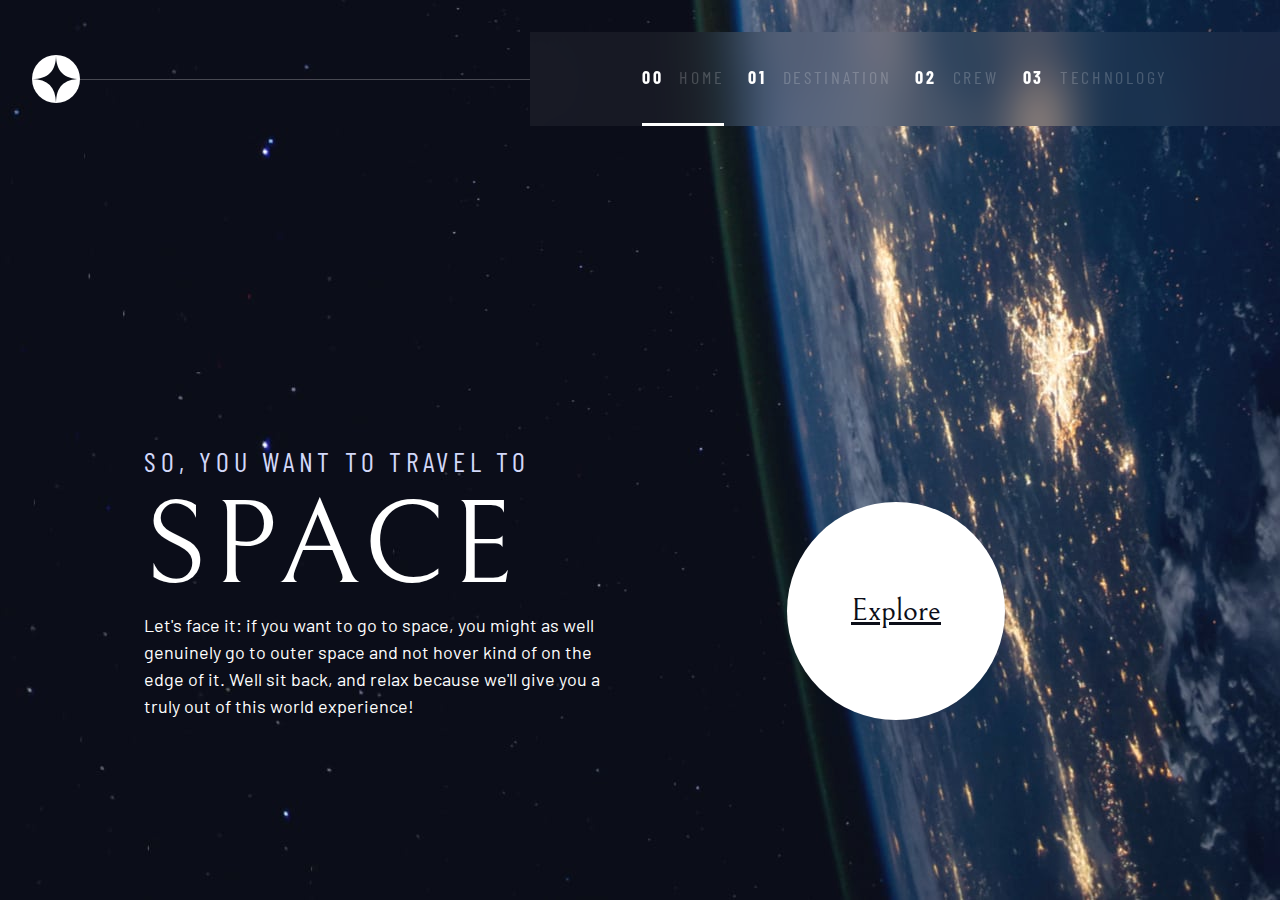
<file: starter-code/index.html>
<!DOCTYPE html>
<html lang="en">
<head>
  <meta charset="UTF-8">
  <meta name="viewport" content="width=device-width, initial-scale=1.0">

  <link rel="icon" type="image/png" sizes="32x32" href="./assets/favicon-32x32.png">
  <link rel="preconnect" href="https://fonts.googleapis.com">
  <link rel="preconnect" href="https://fonts.gstatic.com" crossorigin>
  <link href="https://fonts.googleapis.com/css2?family=Barlow+Condensed:wght@400;700&family=Barlow:wght@400;700&family=Bellefair&display=swap" rel="stylesheet">
 <link rel="stylesheet" href="index.css">
 <script src="navigation.js" defer></script>
  
  <title>Frontend Mentor | Space tourism website</title>
</head>
<body class="home">
  <a class="skip-to-content" href="#main"> Skip to content</a>
<header class="primary-header flex">
  <div>
    <img src="./assets/shared/logo.svg" alt="space tourism logo" class="logo">
  </div>
   <button class="mobile-nav-toggle" aria-controls="primary-navigation"><span class="sr-only" aria-expanded="false">Menu</span></button>
    <nav>
        <ul id= "primary-navigation" data-visible= false class="primary-navigation underline-indicators flex">
            <li class="active"><a class="uppercase letter-spacing-2 ff-sans-cond" href="index.html"><span aria-hidden="true">00</span>Home</a></li>
            <li><a class="uppercase letter-spacing-2 ff-sans-cond"  href="destination.html"><span aria-hidden="true">01</span>destination</a></li>
            <li><a  class="uppercase letter-spacing-2 ff-sans-cond" href="crew.html"><span aria-hidden="true">02</span>crew</a></li>
            <li><a  class="uppercase letter-spacing-2 ff-sans-cond" href="technology.html"><span aria-hidden="true">03</span>technology</a></li>
        </ul>
    </nav>
</header>
<main id="main" class="grid-container grid-container--home">
      <div>
        <h1 class="text-light fs-500 ff-sans-cond uppercase letter-spacing-1"> So, you want to travel to <span class=" d-block fs-900 ff-serif text-white">space </span></h1>
        <p> Let's face it: if you want to go to space, you might as well genuinely go to outer space and not hover kind of on the edge of it.
          Well sit back, and relax because we'll give you a truly out of this world experience!</p>
      </div>
    <div>
      <a href="destination.html" class="large-button bg-white ff-serif text-dark"> Explore</a>
    </div>
</main>
</body>
</html>
</file>
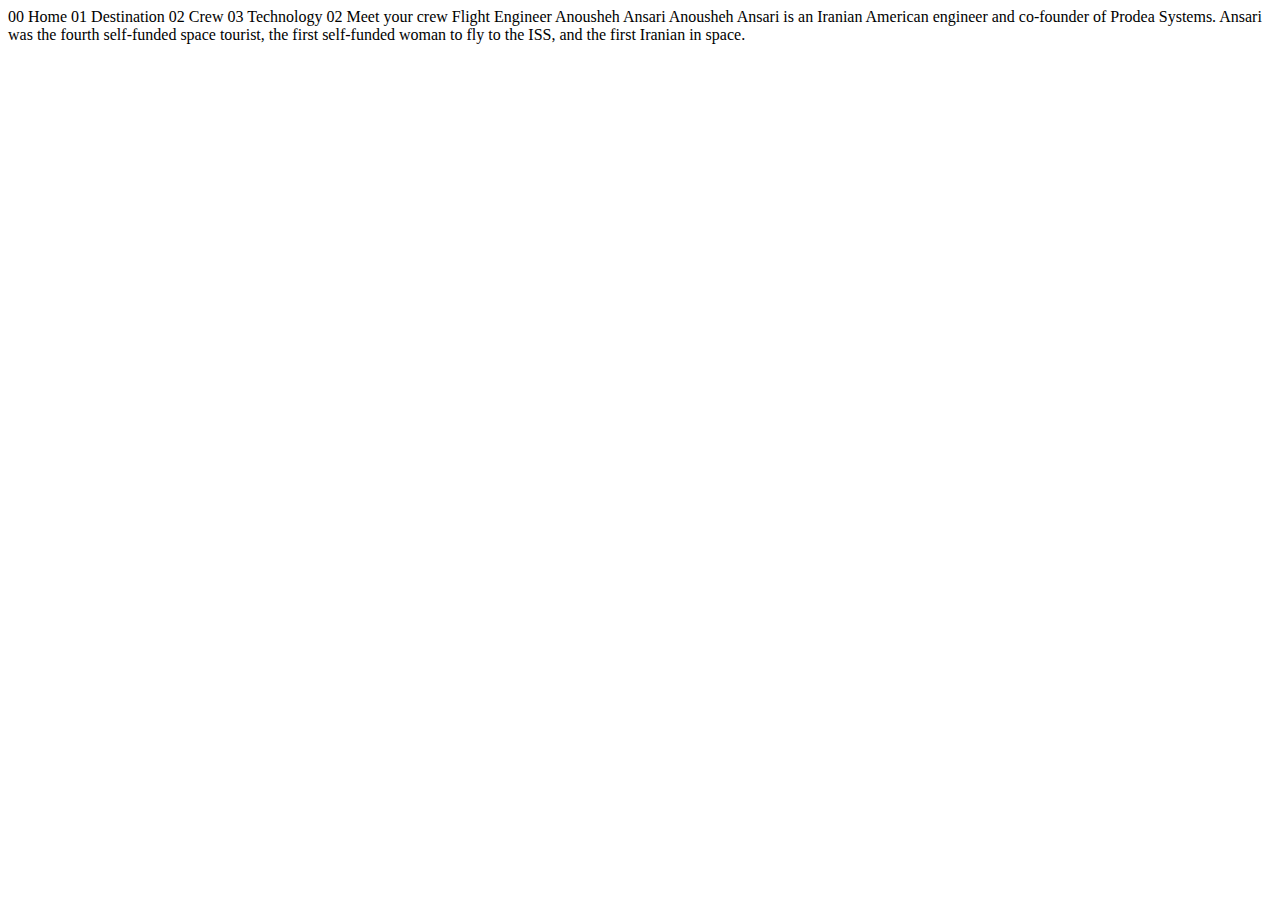
<file: starter-code/crew-engineer.html>
<!DOCTYPE html>
<html lang="en">
<head>
  <meta charset="UTF-8">
  <meta name="viewport" content="width=device-width, initial-scale=1.0">

  <link rel="icon" type="image/png" sizes="32x32" href="./assets/favicon-32x32.png">
  
  <title>Frontend Mentor | Space tourism website</title>
</head>
<body>

  00 Home
  01 Destination
  02 Crew
  03 Technology

  02 Meet your crew

  Flight Engineer
  Anousheh Ansari

  Anousheh Ansari is an Iranian American engineer and co-founder of Prodea Systems. 
  Ansari was the fourth self-funded space tourist, the first self-funded woman to 
  fly to the ISS, and the first Iranian in space. 
</body>
</html>
</file>
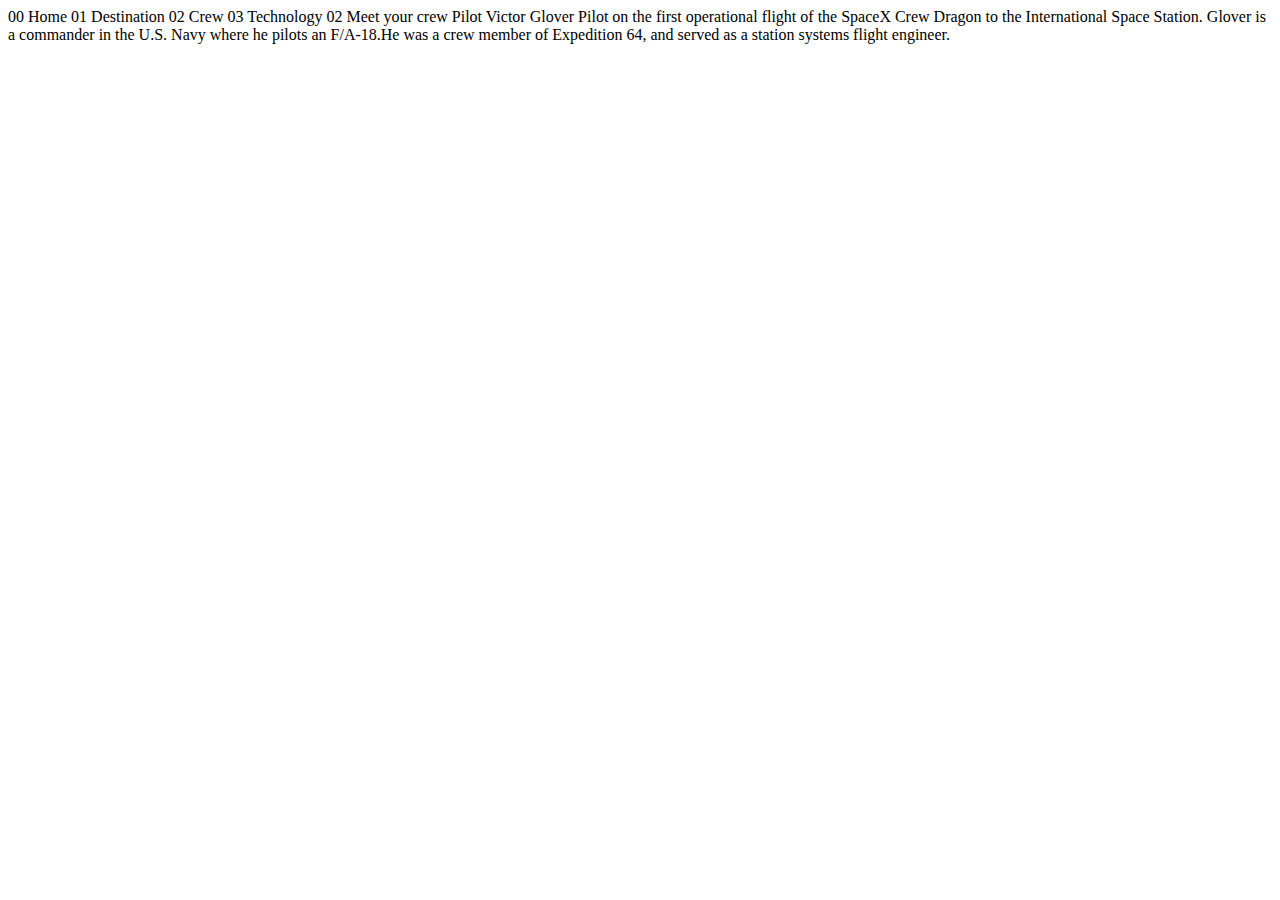
<file: starter-code/crew-pilot.html>
<!DOCTYPE html>
<html lang="en">
<head>
  <meta charset="UTF-8">
  <meta name="viewport" content="width=device-width, initial-scale=1.0">

  <link rel="icon" type="image/png" sizes="32x32" href="./assets/favicon-32x32.png">
  
  <title>Frontend Mentor | Space tourism website</title>
</head>
<body>

  00 Home
  01 Destination
  02 Crew
  03 Technology

  02 Meet your crew

  Pilot
  Victor Glover

  Pilot on the first operational flight of the SpaceX Crew Dragon to the 
  International Space Station. Glover is a commander in the U.S. Navy where 
  he pilots an F/A-18.He was a crew member of Expedition 64, and served as a 
  station systems flight engineer. 
</body>
</html>
</file>
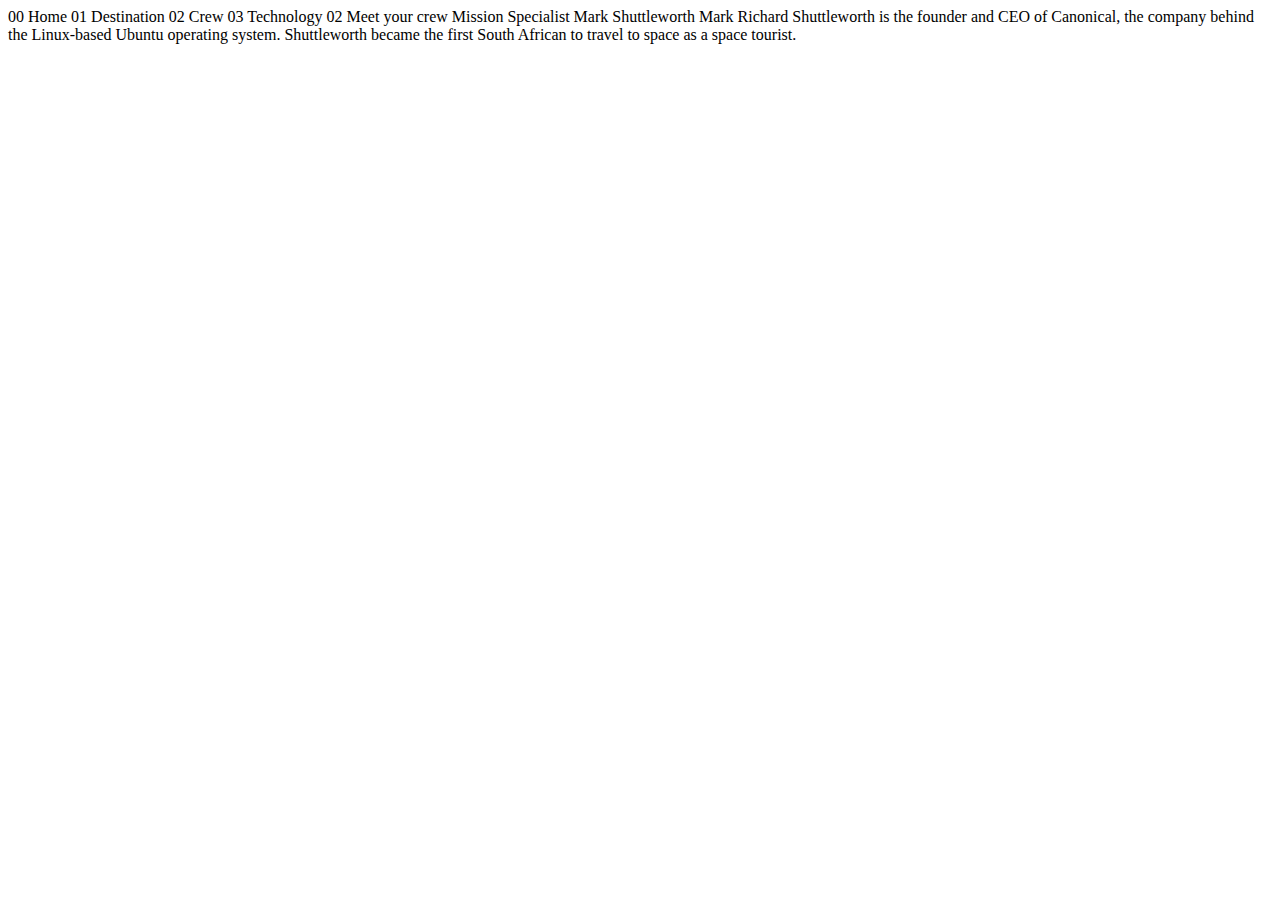
<file: starter-code/crew-specialist.html>
<!DOCTYPE html>
<html lang="en">
<head>
  <meta charset="UTF-8">
  <meta name="viewport" content="width=device-width, initial-scale=1.0">

  <link rel="icon" type="image/png" sizes="32x32" href="./assets/favicon-32x32.png">
  
  <title>Frontend Mentor | Space tourism website</title>
</head>
<body>

  00 Home
  01 Destination
  02 Crew
  03 Technology

  02 Meet your crew

  Mission Specialist
  Mark Shuttleworth

  Mark Richard Shuttleworth is the founder and CEO of Canonical, the company behind 
  the Linux-based Ubuntu operating system. Shuttleworth became the first South 
  African to travel to space as a space tourist.
</body>
</html>
</file>
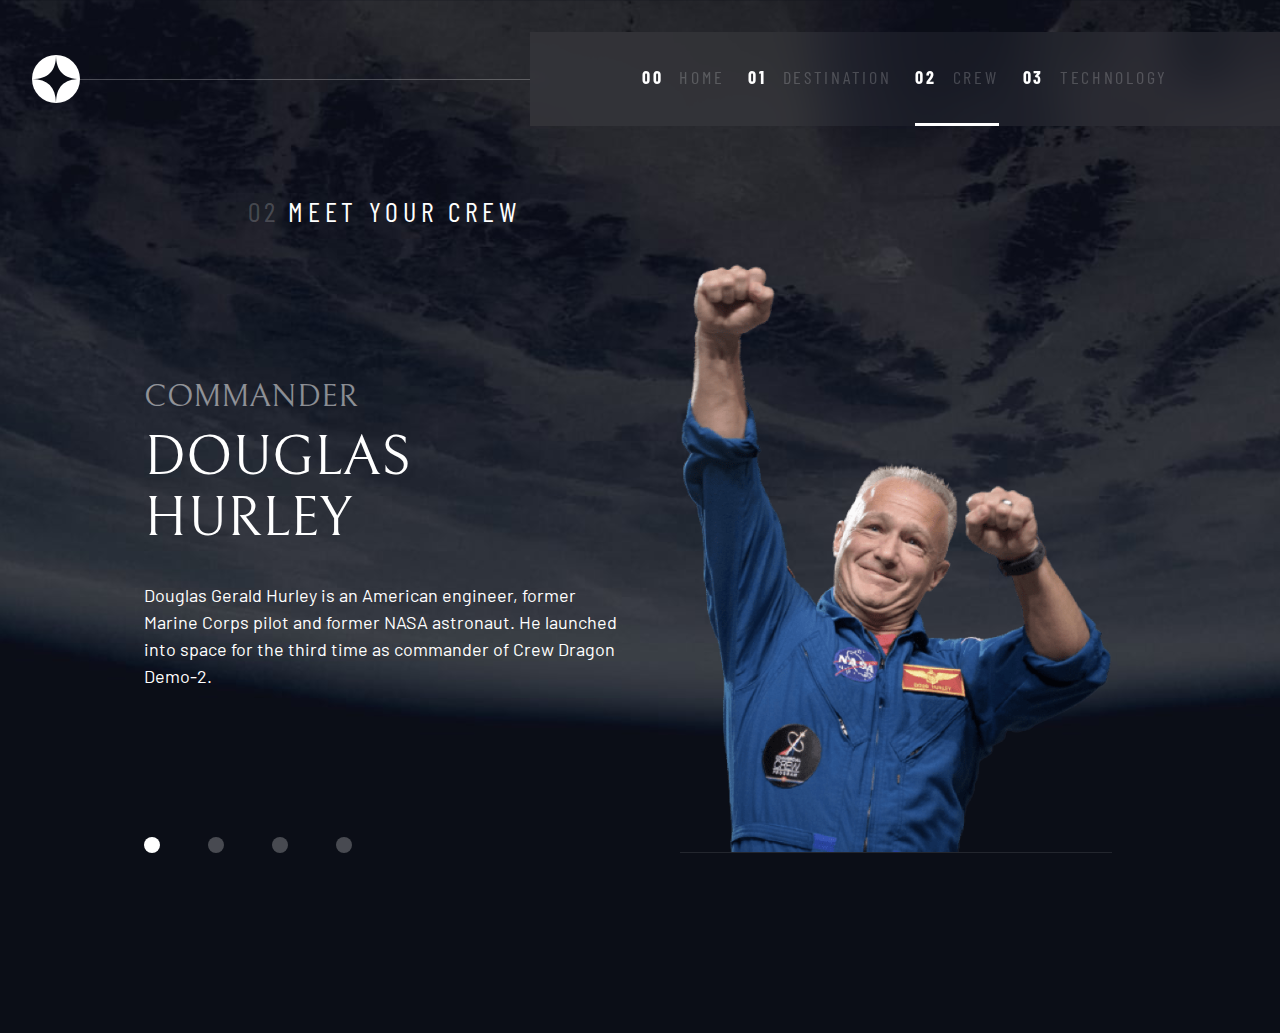
<file: starter-code/crew.html>
<!DOCTYPE html>
<html lang="en">
<head>
  <meta charset="UTF-8">
  <meta name="viewport" content="width=device-width, initial-scale=1.0">

  <link rel="icon" type="image/png" sizes="32x32" href="./assets/favicon-32x32.png">
  <link rel="preconnect" href="https://fonts.googleapis.com">
  <link rel="preconnect" href="https://fonts.gstatic.com" crossorigin>
  <link href="https://fonts.googleapis.com/css2?family=Barlow+Condensed:wght@400;700&family=Barlow:wght@400;700&family=Bellefair&display=swap" rel="stylesheet">
 <link rel="stylesheet" href="index.css">
 <script src="navigation.js" defer></script>
 <script src="tabs.js" defer></script>
  
  <title>Frontend Mentor | Space tourism website</title>
</head>
<body class="crew">
  <a class="skip-to-content" href="#main"> Skip to content</a>
<header class="primary-header flex">
  <div>
    <img src="./assets/shared/logo.svg" alt="space tourism logo" class="logo">
  </div>
   <button class="mobile-nav-toggle" aria-controls="primary-navigation"><span class="sr-only" aria-expanded="false">Menu</span></button>
    <nav>
        <ul id= "primary-navigation" data-visible= false class="primary-navigation underline-indicators flex">
            <li><a class="uppercase letter-spacing-2 ff-sans-cond" href="index.html"><span aria-hidden="true">00</span>Home</a></li>
            <li><a class="uppercase letter-spacing-2 ff-sans-cond"  href="destination.html"><span aria-hidden="true">01</span>destination</a></li>
            <li class="active"><a class="uppercase letter-spacing-2 ff-sans-cond" href="crew.html"><span aria-hidden="true">02</span>crew</a></li>
            <li><a class="uppercase letter-spacing-2 ff-sans-cond" href="technology.html"><span aria-hidden="true">03</span>technology</a></li>
        </ul>
    </nav>
</header>

<main id="main" class="grid-container grid-container--crew flow">
  <h1 class="numbered-title"><span aria-hidden="true">02</span>Meet your crew</h1>

  <div class="tab-list dot-indicators flex" role="tablist" aria-label="crew member list">
    <button aria-selected="true" role="tab" aria-controls="commander-tab" tabindex="0" data-image="commander-image" ><span class="sr-only">The commander</span></button>
    <button aria-selected="false"role="tab" aria-controls="mission-tab" tabindex="-1" data-image="mission-image"><span class="sr-only">The mission specialist</span></button>
    <button aria-selected="false" role="tab" aria-controls="pilot-tab" tabindex="-1" data-image="pilot-image"><span class="sr-only">The pilot</span></button>
    <button aria-selected="false" role="tab" aria-controls="crew-tab" tabindex="-1" data-image="crew-image"><span class="sr-only">The Flight engineer</span></button>
   </div>


   <article class="crew-details flow" tabindex="0" role="tabContent" id="commander-tab" >
    <header class="flow flow-space--small">
      <h2 class="fs-600 ff-serif uppercase"> Commander</h2>
      <p class="fs-700 uppercase ff-serif"> Douglas Hurley</p>
    </header>
    <p>Douglas Gerald Hurley is an American engineer, former Marine Corps pilot 
      and former NASA astronaut. He launched into space for the third time as 
      commander of Crew Dragon Demo-2.</p>
  </article>

  <article hidden class="crew-details flow" tabindex="0" role="tabContent" id="mission-tab">
    <header class="flow flow-space--small">
      <h2 class="fs-600 ff-serif uppercase">  Mission Specialist</h2>
      <p class="fs-700 uppercase ff-serif"> Mark Shuttleworth</p>
    </header>
    <p>Mark Richard Shuttleworth is the founder and CEO of Canonical, the company behind 
      the Linux-based Ubuntu operating system. Shuttleworth became the first South 
      African to travel to space as a space tourist.</p>
  </article>

  <article hidden class="crew-details flow" tabindex="0" role="tabContent" id="pilot-tab">
    <header class="flow flow-space--small">
      <h2 class="fs-600 ff-serif uppercase">  Pilot</h2>
      <p class="fs-700 uppercase ff-serif"> Victor Glover</p>
    </header>
    <p> Pilot on the first operational flight of the SpaceX Crew Dragon to the 
      International Space Station. Glover is a commander in the U.S. Navy where 
      he pilots an F/A-18.He was a crew member of Expedition 64, and served as a 
      station systems flight engineer. </p>
  </article>
  
<article hidden class="crew-details flow" tabindex="0" role="tabContent" id="crew-tab">
  <header class="flow flow-space--small">
    <h2 class="fs-600 ff-serif uppercase">  Flight Engineer </h2>
    <p class="fs-700 uppercase ff-serif">  Anousheh Ansari </p>
  </header>
  <p> Anousheh Ansari is an Iranian American engineer and co-founder of Prodea Systems. 
    Ansari was the fourth self-funded space tourist, the first self-funded woman to 
    fly to the ISS, and the first Iranian in space. </p>
</article>

<div class="img" id="commander-image">
  <img src="./assets/crew/image-douglas-hurley.png" alt="Douglas Hurley">
</div>
<div class="img" id="mission-image" hidden>
  <img src="./assets/crew/image-mark-shuttleworth.png" alt=" Marc shuttleworth">
</div>
<div class="img" id="pilot-image" hidden>
  <img src="./assets/crew/image-victor-glover.png" alt="Victor glover">
</div>
<div class="img" id="crew-image" hidden>
  <img src="./assets/crew/image-anousheh-ansari.png" alt="Anousheh Ansari">
</div>

  </main>
</body>
</html>
</file>
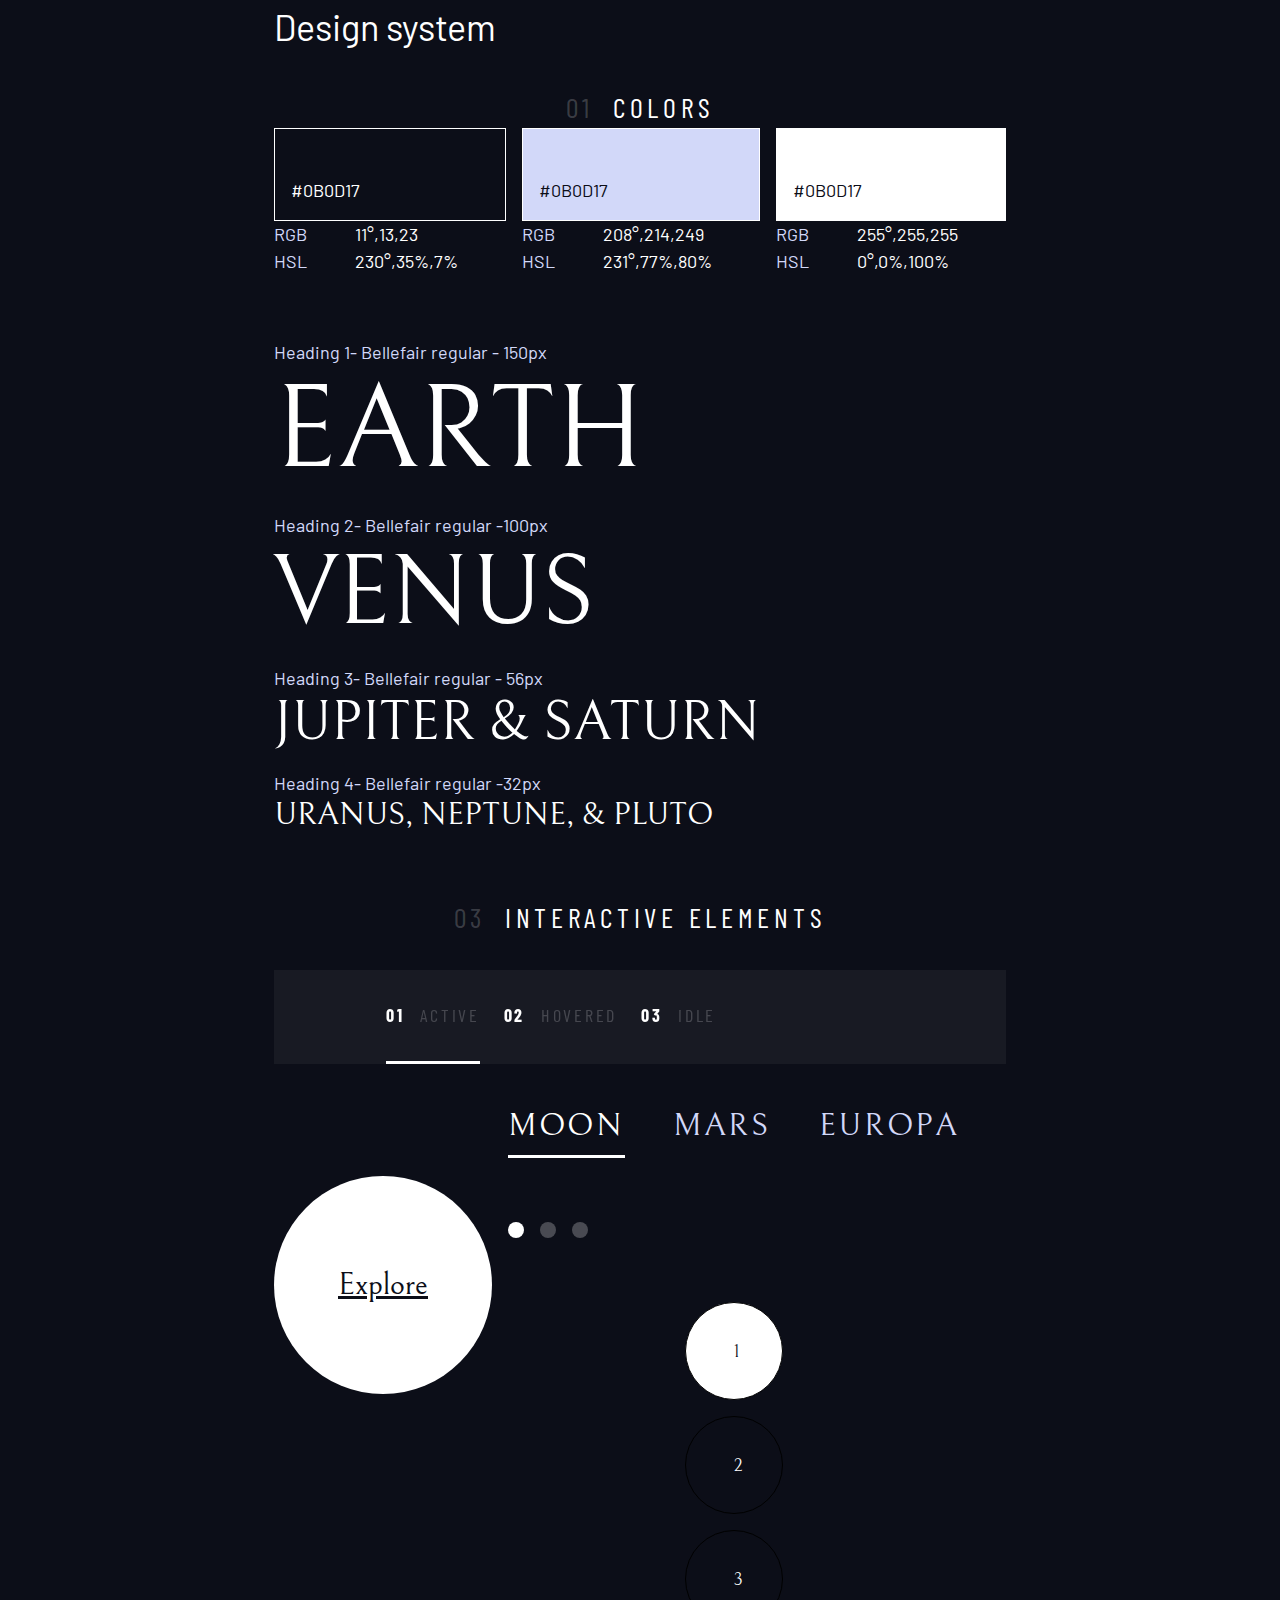
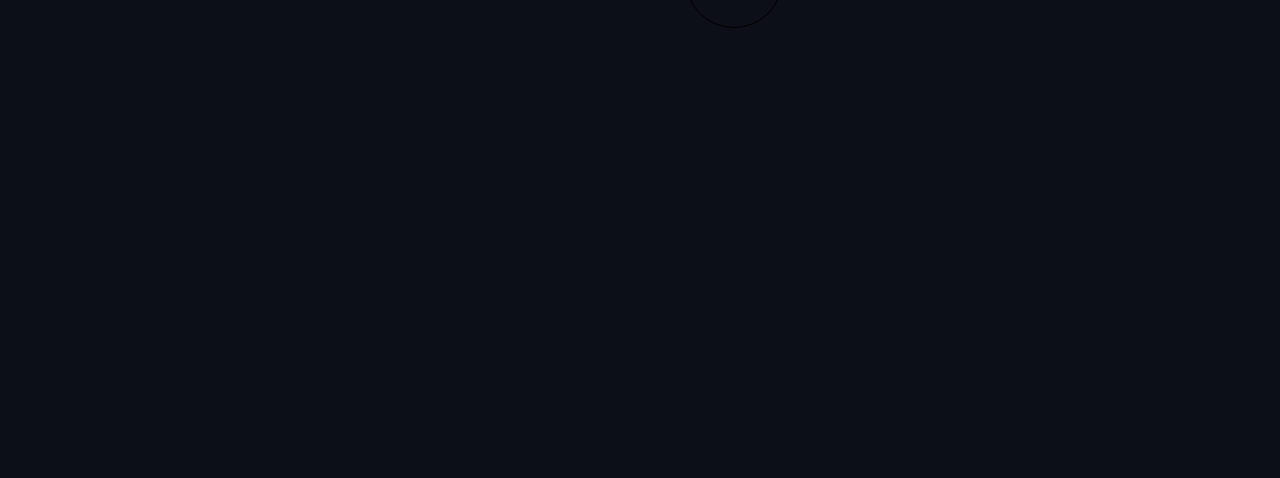
<file: starter-code/design-system.html>
<!DOCTYPE html>
<html lang="en">
<head>
    <meta charset="UTF-8">
    <meta http-equiv="X-UA-Compatible" content="IE=edge">
    <meta name="viewport" content="width=4, initial-scale=1.0">
    <link rel="preconnect" href="https://fonts.googleapis.com">
     <link rel="preconnect" href="https://fonts.gstatic.com" crossorigin>
     <link href="https://fonts.googleapis.com/css2?family=Barlow+Condensed:wght@400;700&family=Barlow:wght@400;700&family=Bellefair&display=swap" rel="stylesheet">
    <link rel="stylesheet" href="index.css">
</head>
<body>
    <div class="container">
      <h1>Design system</h1>
       <section  id='colors'>
         <h2 class="numbered-title"><span>01</span> colors</h2>
         <div class="grid" style="grid-template-columns: auto auto auto">
           <div>
             <div class="bg-dark text-white"style="padding:3rem 1rem 1rem; border: 1px solid white">
               #0B0D17
             </div>
             <p><span class="text-light">RGB</span><span style="padding: 0 3rem;">11&deg,13,23</span></p>
             <P><span class="text-light">HSL</span><span style="padding: 0 3rem;">230&deg,35%,7%</span></P>
             
           </div>
         <div>
           <div class="bg-light text-dark"style="padding:3rem 1rem 1rem; border: 1px solid white">
             #0B0D17
           </div>
           <p><span class="text-light">RGB</span><span style="padding: 0 3rem;">208&deg,214,249</span></p>
           <P><span class="text-light">HSL</span><span style="padding: 0 3rem;">231&deg,77%,80%</span></P>
           
         </div>
         <div>
           <div class="bg-white text-dark"style="padding:3rem 1rem 1rem; border: 1px solid white">
             #0B0D17
           </div>
           <p><span class="text-light uppercase">rgb</span><span style="padding: 0 3rem;">255&deg,255,255</span></p>
           <P><span class="text-light">HSL</span><span style="padding: 0 3rem;">0&deg,0%,100%</span></P>
           
         </div>
       </div>
       </section>

       <section id="typograpgy" style="margin: 4rem 0">
     <div>
         <div class="flow">
             <div>
                 <p class="text-light">Heading 1- Bellefair regular - 150px</p>
                 <p class="fs-900 ff-serif uppercase">Earth</p>
             </div>
             <div>
                <p class="text-light">Heading 2- Bellefair regular -100px</p>
                <p class="fs-800 ff-serif uppercase">Venus</p>
            </div>
            <div>
                <p class="text-light">Heading 3- Bellefair regular - 56px</p>
                <p class="fs-700 ff-serif uppercase">Jupiter & Saturn</p>
            </div>
            <div>
                <p class="text-light">Heading 4- Bellefair regular -32px</p>
                <p class="fs-600 ff-serif uppercase">Uranus, Neptune, & Pluto</p>
            </div>
         </div>
     </div>
    
    </section>
    <section class="flow" id="interactive-elements">
        <h2 class="numbered-title"><span>03</span> Interactive elements</h2>
        <!--navigation-->
           <div>
               <na>
                   <ul class="primary-navigation underline-indicators flex">
                       <li class="active"><a class="uppercase letter-spacing-2" href="#"><span>01</span>Active</a></li>
                       <li><a class="uppercase letter-spacing-2"  href="#"><span>02</span>Hovered</a></li>
                       <li><a  class="uppercase letter-spacing-2" href="#"><span>03</span>Idle</a></li>
                   </ul>
               </na>
           </div>
        <div></div>
        <div class="flex">
            <div style="margin-top: 5rem">
                <!--explore button-->
                <a href="#" class="large-button bg-white ff-serif fs-600 text-dark"> Explore</a>
            </div>

           

            <div class="flow"style="margin-bottom:50vh; --flow-space:4rem">
               <!--Tabs-->
                <div class="tab-list underline-indicators flex">
                    <button aria-selected="true" class=" uppercase text-light letter-spacing-2 ff-serif fs-600">Moon</button>
                    <button aria-selected="false" class="uppercase text-light letter-spacing-2 ff-serif fs-600">Mars</button>
                    <button aria-selected="false" class="uppercase text-light letter-spacing-2 ff-serif fs-600">Europa</button>
                </div>
               <!--Dots-->
               <div class="dot-indicators flex">
                <button aria-selected="true" ><span class="sr-only">Slide</span></button>
                <button aria-selected="false" ><span class="sr-only">Slide</span></button>
                <button aria-selected="false"><span class="sr-only">Slide</span></button>
               </div>

               <!--Numbers-->
               <div class="number-indicators flex" style="flex-direction: column;">
                <button aria-selected="true" ><span class="text-dark ff-serif">1</span></button>
                <button aria-selected="false" ><span class="text-white ff-serif">2</span></button>
                <button aria-selected="false"><span class="text-white ff-serif">3</span></button>
               </div>


            </div>
        </div>
    </section>
    </div>
   </body>
</html>
</file>
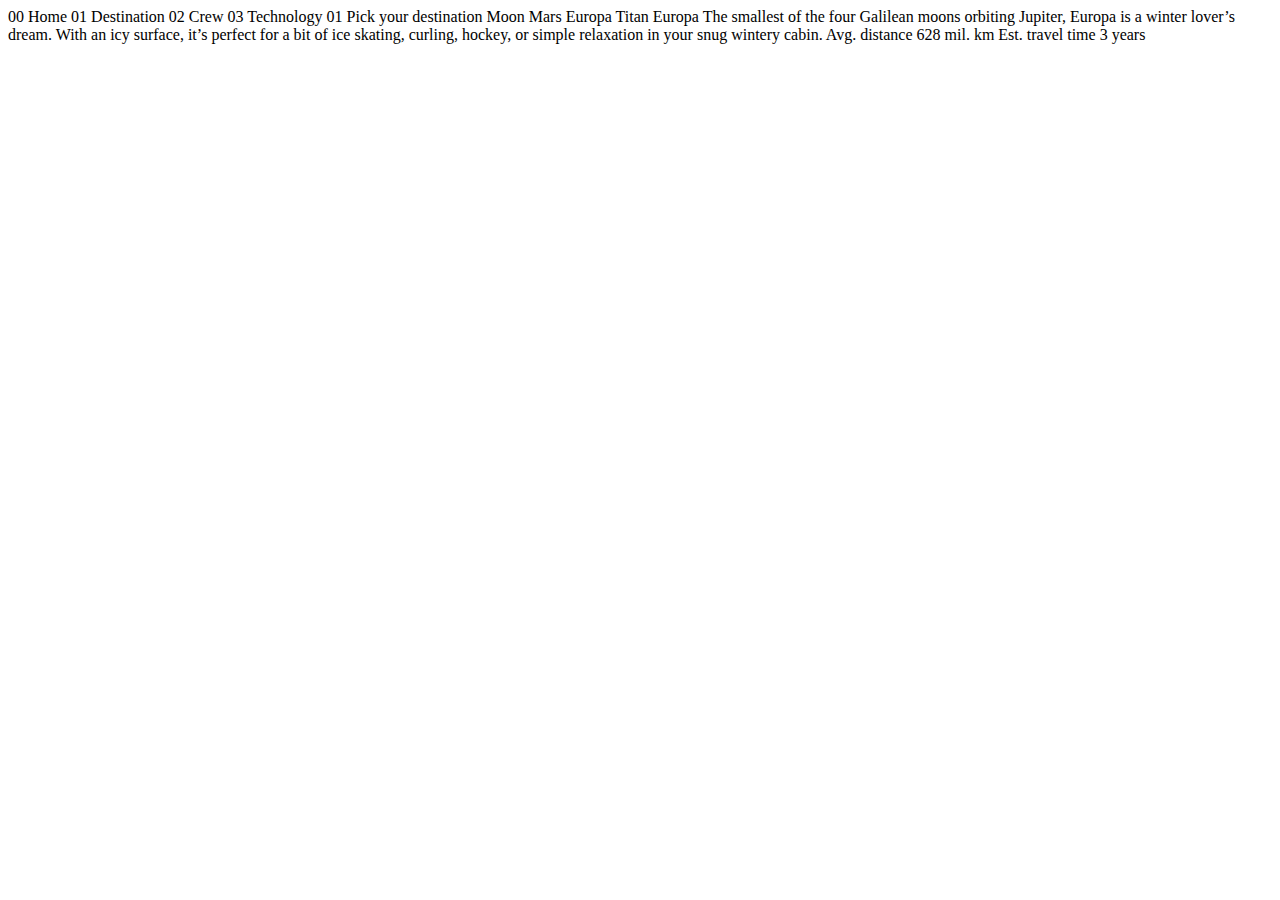
<file: starter-code/destination-europa.html>
<!DOCTYPE html>
<html lang="en">
<head>
  <meta charset="UTF-8">
  <meta name="viewport" content="width=device-width, initial-scale=1.0">

  <link rel="icon" type="image/png" sizes="32x32" href="./assets/favicon-32x32.png">
  
  <title>Frontend Mentor | Space tourism website</title>
</head>
<body>

  00 Home
  01 Destination
  02 Crew
  03 Technology

  01 Pick your destination

  Moon
  Mars
  Europa
  Titan

  Europa

  The smallest of the four Galilean moons orbiting Jupiter, Europa is a 
  winter lover’s dream. With an icy surface, it’s perfect for a bit of 
  ice skating, curling, hockey, or simple relaxation in your snug 
  wintery cabin.

  Avg. distance
  628 mil. km

  Est. travel time
  3 years
</body>
</html>
</file>
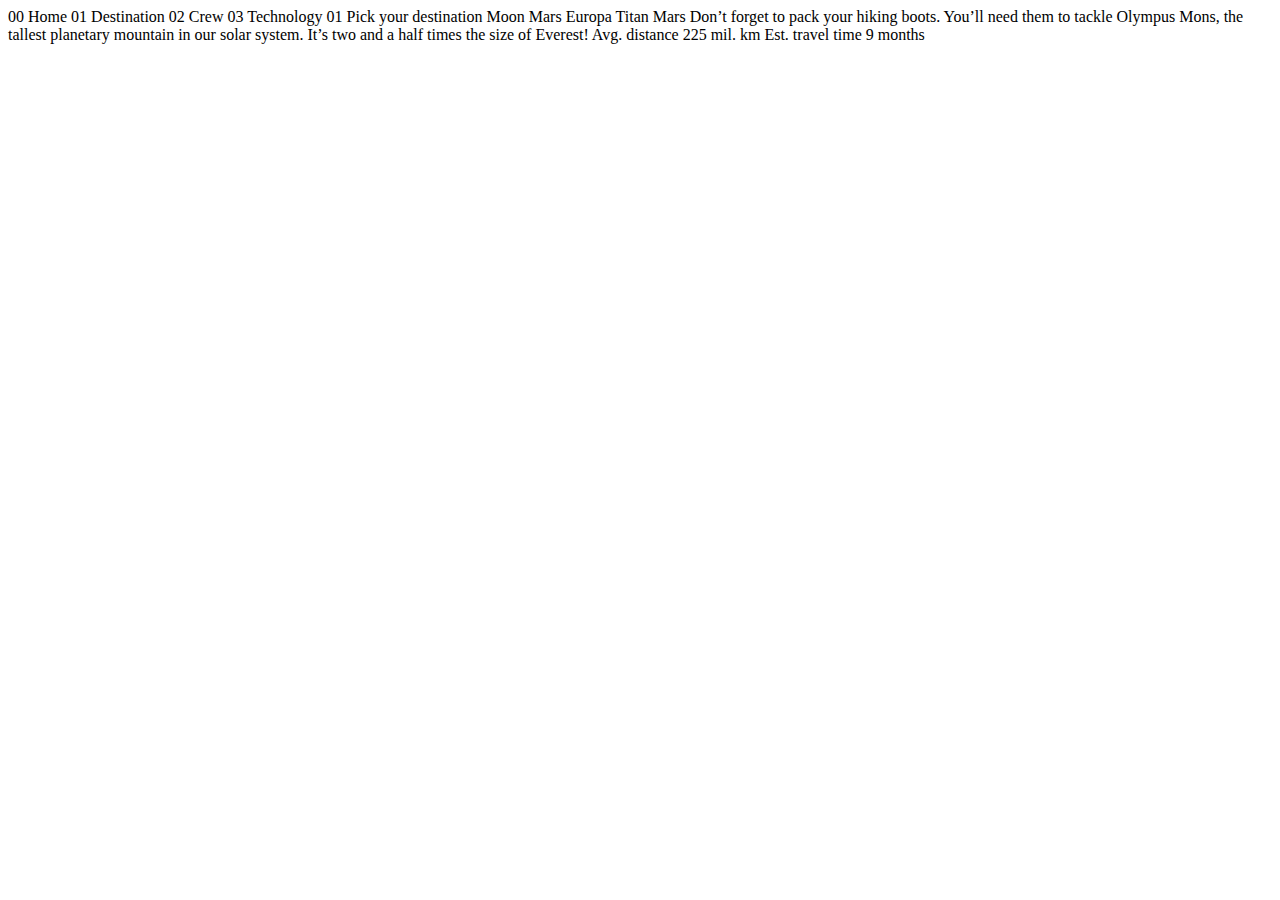
<file: starter-code/destination-mars.html>
<!DOCTYPE html>
<html lang="en">
<head>
  <meta charset="UTF-8">
  <meta name="viewport" content="width=device-width, initial-scale=1.0">

  <link rel="icon" type="image/png" sizes="32x32" href="./assets/favicon-32x32.png">
  
  <title>Frontend Mentor | Space tourism website</title>
</head>
<body>

  00 Home
  01 Destination
  02 Crew
  03 Technology

  01 Pick your destination

  Moon
  Mars
  Europa
  Titan

  Mars

  Don’t forget to pack your hiking boots. You’ll need them to tackle Olympus Mons, 
  the tallest planetary mountain in our solar system. It’s two and a half times 
  the size of Everest!

  Avg. distance
  225 mil. km

  Est. travel time
  9 months
</body>
</html>
</file>
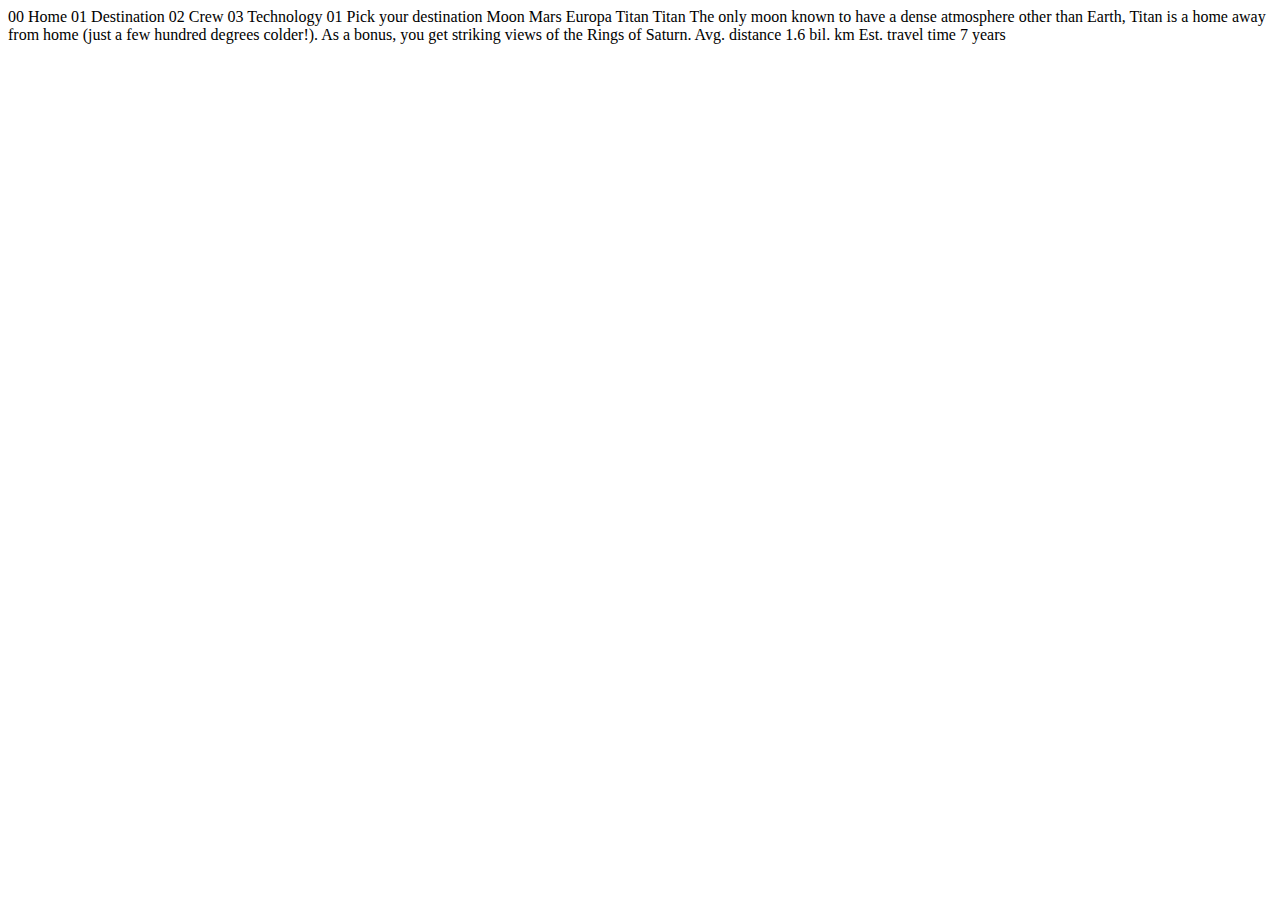
<file: starter-code/destination-titan.html>
<!DOCTYPE html>
<html lang="en">
<head>
  <meta charset="UTF-8">
  <meta name="viewport" content="width=device-width, initial-scale=1.0">

  <link rel="icon" type="image/png" sizes="32x32" href="./assets/favicon-32x32.png">
  
  <title>Frontend Mentor | Space tourism website</title>
</head>
<body>

  00 Home
  01 Destination
  02 Crew
  03 Technology

  01 Pick your destination

  Moon
  Mars
  Europa
  Titan

  Titan

  The only moon known to have a dense atmosphere other than Earth, Titan 
  is a home away from home (just a few hundred degrees colder!). As a 
  bonus, you get striking views of the Rings of Saturn.

  Avg. distance
  1.6 bil. km

  Est. travel time
  7 years
</body>
</html>
</file>
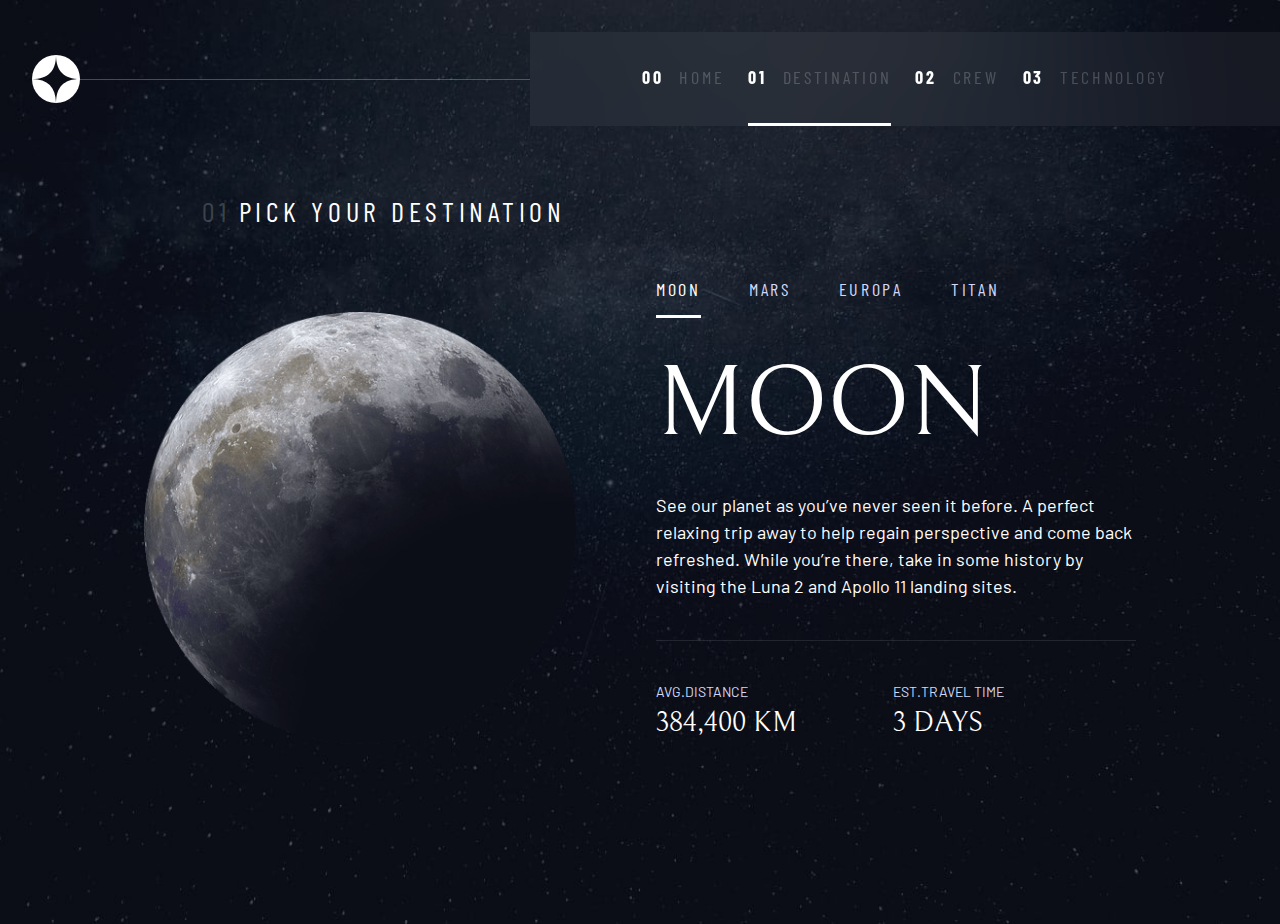
<file: starter-code/destination.html>
<!DOCTYPE html>
<html lang="en">
<head>
  <meta charset="UTF-8">
  <meta name="viewport" content="width=device-width, initial-scale=1.0">

  <link rel="icon" type="image/png" sizes="32x32" href="./assets/favicon-32x32.png">
  <link rel="preconnect" href="https://fonts.googleapis.com">
  <link rel="preconnect" href="https://fonts.gstatic.com" crossorigin>
  <link href="https://fonts.googleapis.com/css2?family=Barlow+Condensed:wght@400;700&family=Barlow:wght@400;700&family=Bellefair&display=swap" rel="stylesheet">
 <link rel="stylesheet" href="index.css">
 <script src="navigation.js" defer></script>
 <script src="tabs.js" defer></script>
  
  <title>Frontend Mentor | Space tourism website</title>
</head>
<body class="destination">
  <a class="skip-to-content" href="#main"> Skip to content</a>
<header class="primary-header flex">
  <div>
    <img src="./assets/shared/logo.svg" alt="space tourism logo" class="logo">
  </div>
   <button class="mobile-nav-toggle" aria-controls="primary-navigation"><span class="sr-only" aria-expanded="false">Menu</span></button>
    <nav>
        <ul id= "primary-navigation" data-visible= false class="primary-navigation underline-indicators flex">
            <li><a class="uppercase letter-spacing-2 ff-sans-cond" href="index.html"><span aria-hidden="true">00</span>Home</a></li>
            <li class="active"><a class="uppercase letter-spacing-2 ff-sans-cond"  href="destination.html"><span aria-hidden="true">01</span>destination</a></li>
            <li><a  class="uppercase letter-spacing-2 ff-sans-cond" href="crew.html"><span aria-hidden="true">02</span>crew</a></li>
            <li><a  class="uppercase letter-spacing-2 ff-sans-cond" href="technology.html"><span aria-hidden="true">03</span>technology</a></li>
        </ul>
    </nav>
</header>

<main id="main" class="grid-container grid-container--destination flow">
 <h1 class="numbered-title"><span aria-hidden="true">01</span>Pick your destination</h1>

  <div class="img"  id="moon-image">
   <img  id="moon-image" src="./assets/destination/image-moon.png" alt="the moon">
  </div>
  <div hidden class="img" id="mars-image">
  <img  src="./assets/destination/image-mars.png" alt="the mars">
  </div>
 <div  hidden class="img" id="europa-image">
  <img   src="./assets/destination/image-europa.png" alt="the europa">
</div>
<div  hidden class="img" id="titan-image">
  <img   src="./assets/destination/image-titan.png" alt="the titan">
</div>




 <div class="tab-list underline-indicators flex" role="tablist" aria-label="destination list">
  <button aria-selected="true" role="tab" aria-controls="moon-tab" class="bg-dark uppercase text-light letter-spacing-2 ff-sans-cond " tabindex="0" data-image="moon-image">Moon</button>
  <button aria-selected="false" role="tab" aria-controls="mars-tab" class="bg-dark uppercase text-light letter-spacing-2 ff-sans-cond " tabindex="-1" data-image="mars-image">Mars</button>
  <button aria-selected="false" role="tab" aria-controls="europa-tab"class="bg-dark uppercase text-light letter-spacing-2 ff-sans-cond "tabindex="-1" data-image="europa-image">Europa</button>
  <button aria-selected="false" role="tab" aria-controls="titan-tab"class="bg-dark uppercase text-light letter-spacing-2 ff-sans-cond "tabindex="-1" data-image="titan-image">Titan</button>
</div>

<!--Moon-->
  <article class="destination-info flow" id="moon-tab" tabindex="0" role="tabContent">
      <h2 class="uppercase fs-800 ff-serif">Moon</h2>
      <p>See our planet as you’ve never seen it before. A perfect relaxing trip away to help 
      regain perspective and come back refreshed. While you’re there, take in some history 
      by visiting the Luna 2 and Apollo 11 landing sites.</p>
    <div class="destination-meta flex">
    <div>
      <h3 class="text-light fs-200 uppercase">Avg.distance</h3>
      <p class="uppercase ff-serif text-white">384,400 km</p> 
    </div>
      <div>
      <h3 class="text-light fs-200 uppercase">Est.travel time</h3>
      <p class="uppercase ff-serif text-white">3 days</p>
    </div>
  </div>
</article>

<!--Mars-->
<article hidden class="destination-info flow" id="mars-tab" tabindex="0" role="tabContent">
  <h2 class="uppercase fs-800 ff-serif">Mars</h2>
  <p>Don’t forget to pack your hiking boots. You’ll need them to tackle Olympus Mons, 
    the tallest planetary mountain in our solar system. It’s two and a half times 
    the size of Everest!</p>
<div class="destination-meta flex">
<div>
  <h3 class="text-light fs-200 uppercase">Avg.distance</h3>
  <p class="uppercase ff-serif text-white"> 225 mil. km</p> 
</div>
  <div>
  <h3 class="text-light fs-200 uppercase">Est.travel time</h3>
  <p class="uppercase ff-serif text-white"> 9 months</p>
</div>
</div>
</article>

<!--Europa-->
<article hidden class="destination-info flow" id="europa-tab" tabindex="0" role="tabContent">
  <h2 class="uppercase fs-800 ff-serif">Europa</h2>
  <p>The smallest of the four Galilean moons orbiting Jupiter, Europa is a 
    winter lover’s dream. With an icy surface, it’s perfect for a bit of 
    ice skating, curling, hockey, or simple relaxation in your snug 
    wintery cabin.</p>
<div class="destination-meta flex">
<div>
  <h3 class="text-light fs-200 uppercase">Avg.distance</h3>
  <p class="uppercase ff-serif text-white">628 mil. km</p> 
</div>
  <div>
  <h3 class="text-light fs-200 uppercase">Est.travel time</h3>
  <p class="uppercase ff-serif text-white">3 years</p>
</div>
</div>
</article>

<!--Titan-->
<article hidden class="destination-info flow" id="titan-tab" tabindex="0" role="tabContent">
  <h2 class="uppercase fs-800 ff-serif">Titan</h2>
  <p>The only moon known to have a dense atmosphere other than Earth, Titan 
    is a home away from home (just a few hundred degrees colder!). As a 
    bonus, you get striking views of the Rings of Saturn.</p>
<div class="destination-meta flex">
<div>
  <h3 class="text-light fs-200 uppercase">Avg.distance</h3>
  <p class="uppercase ff-serif text-white">1.6 bil. km</p> 
</div>
  <div>
  <h3 class="text-light fs-200 uppercase">Est.travel time</h3>
  <p class="uppercase ff-serif text-white"> 7 years</p>
</div>
</div>
</article>

</main>
</body>
</html>
</file>
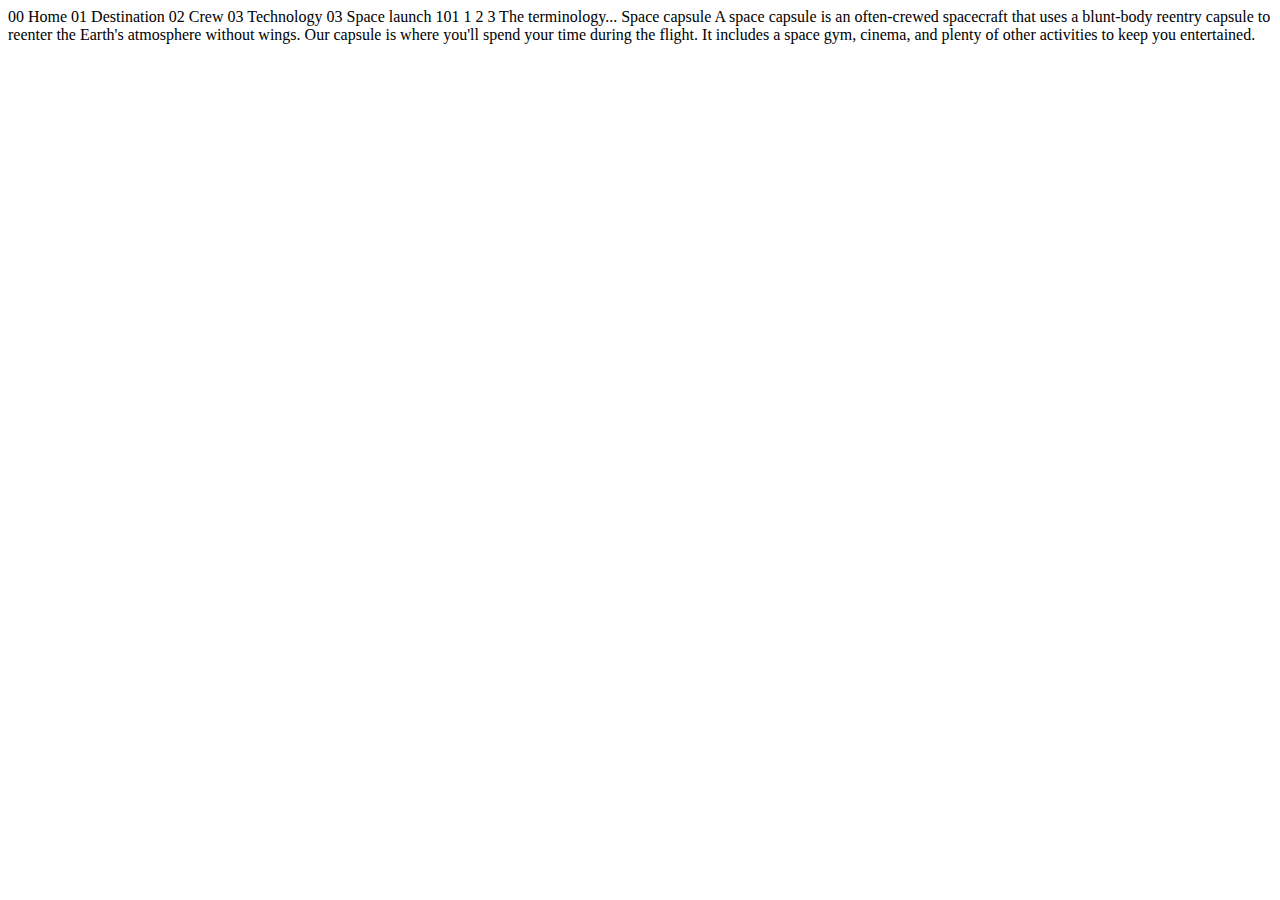
<file: starter-code/technology-capsule.html>
<!DOCTYPE html>
<html lang="en">
<head>
  <meta charset="UTF-8">
  <meta name="viewport" content="width=device-width, initial-scale=1.0">

  <link rel="icon" type="image/png" sizes="32x32" href="./assets/favicon-32x32.png">
  
  <title>Frontend Mentor | Space tourism website</title>
</head>
<body>

  00 Home
  01 Destination
  02 Crew
  03 Technology

  03 Space launch 101

  1
  2
  3

  The terminology...
  Space capsule

  A space capsule is an often-crewed spacecraft that uses a blunt-body reentry 
  capsule to reenter the Earth's atmosphere without wings. Our capsule is where 
  you'll spend your time during the flight. It includes a space gym, cinema, 
  and plenty of other activities to keep you entertained.
</body>
</html>
</file>
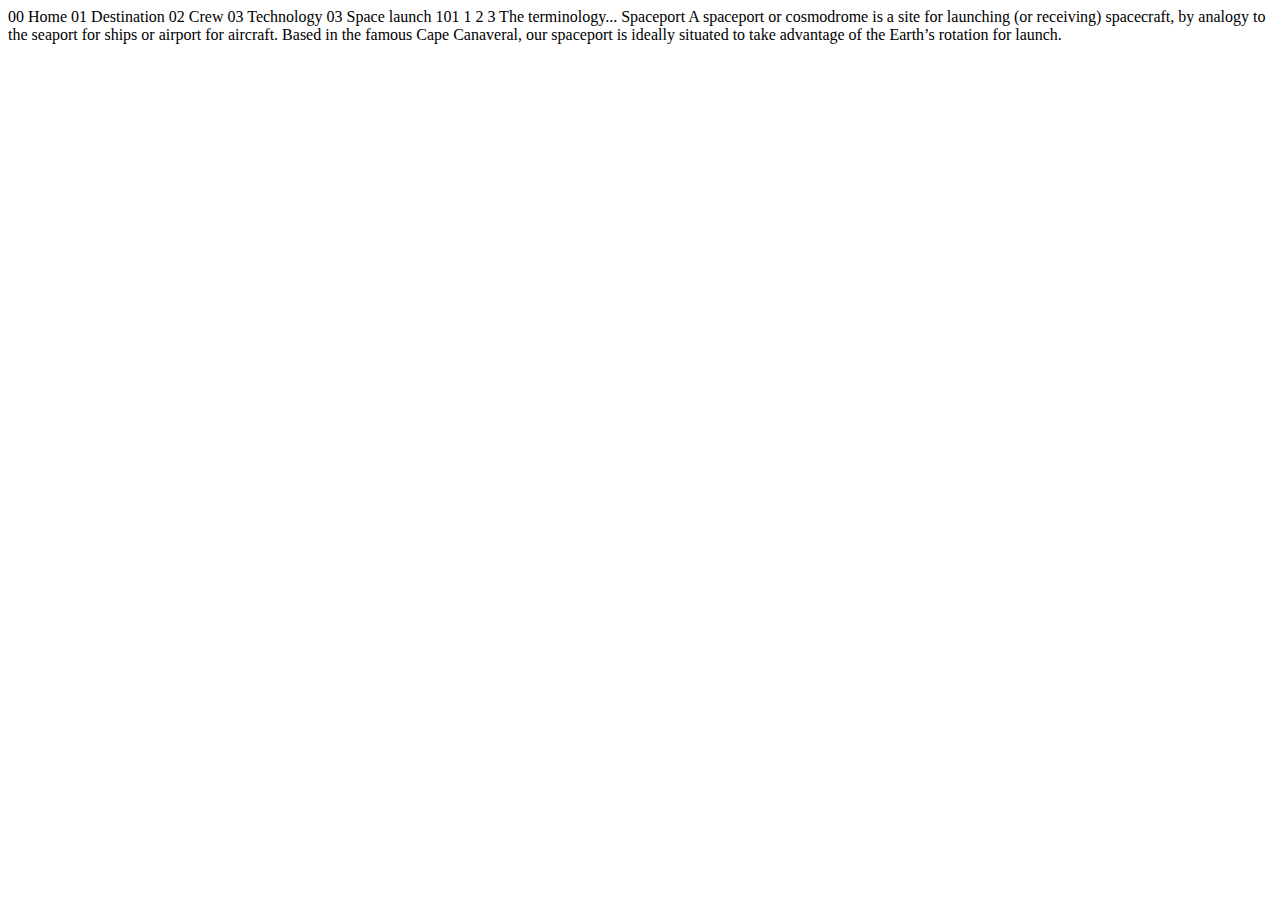
<file: starter-code/technology-spaceport.html>
<!DOCTYPE html>
<html lang="en">
<head>
  <meta charset="UTF-8">
  <meta name="viewport" content="width=device-width, initial-scale=1.0">

  <link rel="icon" type="image/png" sizes="32x32" href="./assets/favicon-32x32.png">
  
  <title>Frontend Mentor | Space tourism website</title>
</head>
<body>

  00 Home
  01 Destination
  02 Crew
  03 Technology

  03 Space launch 101

  1
  2
  3

  The terminology...
  Spaceport

  A spaceport or cosmodrome is a site for launching (or receiving) spacecraft, 
  by analogy to the seaport for ships or airport for aircraft. Based in the 
  famous Cape Canaveral, our spaceport is ideally situated to take advantage 
  of the Earth’s rotation for launch.
</body>
</html>
</file>
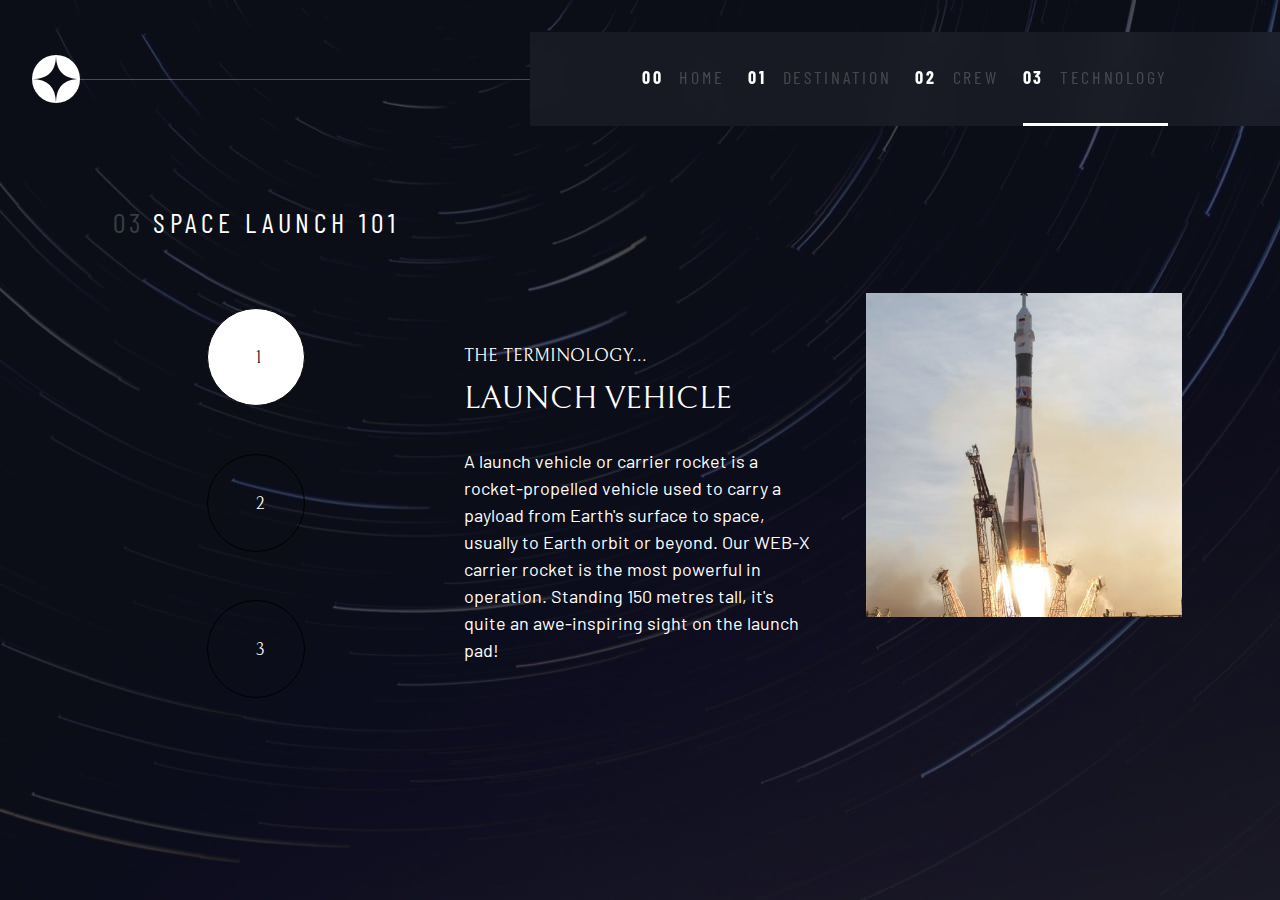
<file: starter-code/technology.html>
<!DOCTYPE html>
<html lang="en">
<head>
  <meta charset="UTF-8">
  <meta name="viewport" content="width=device-width, initial-scale=1.0">

  <link rel="icon" type="image/png" sizes="32x32" href="./assets/favicon-32x32.png">
  <link rel="preconnect" href="https://fonts.googleapis.com">
  <link rel="preconnect" href="https://fonts.gstatic.com" crossorigin>
  <link href="https://fonts.googleapis.com/css2?family=Barlow+Condensed:wght@400;700&family=Barlow:wght@400;700&family=Bellefair&display=swap" rel="stylesheet">
 <link rel="stylesheet" href="index.css">
 <script src="navigation.js" defer></script>
 <script src="tabs.js" defer></script>
  <title>Frontend Mentor | Space tourism website</title>
</head>
<body class="technology">
  <header class="primary-header flex">
  <div>
    <img src="./assets/shared/logo.svg" alt="space tourism logo" class="logo">
  </div>
   <button class="mobile-nav-toggle" aria-controls="primary-navigation"><span class="sr-only" aria-expanded="false">Menu</span></button>
    <nav>
        <ul id= "primary-navigation" data-visible= false class="primary-navigation underline-indicators flex">
            <li><a class="uppercase letter-spacing-2 ff-sans-cond" href="index.html"><span aria-hidden="true">00</span>Home</a></li>
            <li ><a class="uppercase letter-spacing-2 ff-sans-cond"  href="destination.html"><span aria-hidden="true">01</span>destination</a></li>
            <li><a  class="uppercase letter-spacing-2 ff-sans-cond" href="crew.html"><span aria-hidden="true">02</span>crew</a></li>
            <li class="active"><a  class="uppercase letter-spacing-2 ff-sans-cond" href="technology.html"><span aria-hidden="true">03</span>technology</a></li>
        </ul>
    </nav>
</header>
<main id="main" class="grid-container grid-container2 grid-container--technology flow" >
  <h1 class="numbered-title"><span aria-hidden="true">03</span>Space launch 101</h1>

  <div class="tab-list number-indicators flex direction" role="tablist" aria-label="technology list" >
    <button aria-selected="true" role="tab" aria-controls="launch-tab" tabindex="0" data-image="launch-image"><span class="text-dark ff-serif">1</span></button>
    <button aria-selected="false" role="tab" aria-controls="spaceport-tab" tabindex="-1" data-image="spaceport-image"><span class="text-white ff-serif">2</span></button>
    <button aria-selected="false"role="tab" aria-controls="capsule-tab" tabindex="-1" data-image="capsule-image"><span class="text-white ff-serif">3</span></button>
   </div>




   <article class="technology-details flow" tabindex="0" role="tabContent" id="launch-tab" >
    <header class="flow flow-space--small">
      <h2 class="fs-400 ff-serif uppercase"> The terminology...</h2>
      <p class="fs-600 uppercase ff-serif">  Launch vehicle</p>
    </header>
    <p>A launch vehicle or carrier rocket is a rocket-propelled vehicle used to carry a 
      payload from Earth's surface to space, usually to Earth orbit or beyond. Our 
      WEB-X carrier rocket is the most powerful in operation. Standing 150 metres tall, 
      it's quite an awe-inspiring sight on the launch pad!</p> 
  </article>

  <article hidden class="technology-details flow" tabindex="0" role="tabContent" id="spaceport-tab" >
    <header class="flow flow-space--small">
      <h2 class="fs-400 ff-serif uppercase"> The terminology...</h2>
      <p class="fs-600 uppercase ff-serif">  Spaceport </p>
    </header>
    <p> A spaceport or cosmodrome is a site for launching (or receiving) spacecraft, 
      by analogy to the seaport for ships or airport for aircraft. Based in the 
      famous Cape Canaveral, our spaceport is ideally situated to take advantage 
      of the Earth’s rotation for launch.</p> 
  </article>

  <article hidden class="technology-details flow" tabindex="0" role="tabContent" id="capsule-tab" >
    <header class="flow flow-space--small">
      <h2 class="fs-400 ff-serif uppercase"> The terminology...</h2>
      <p class="fs-600 uppercase ff-serif">  Space capsule </p>
    </header>
    <p> A space capsule is an often-crewed spacecraft that uses a blunt-body reentry 
      capsule to reenter the Earth's atmosphere without wings. Our capsule is where 
      you'll spend your time during the flight. It includes a space gym, cinema, 
      and plenty of other activities to keep you entertained.</p> 
  </article>

  <div class="img" id="launch-image">
    <img src="./assets/technology/image-launch-vehicle-portrait.jpg" alt="the vehicle">
  </div>
  <div hidden class="img" id="spaceport-image">
    <img src="./assets/technology/image-spaceport-portrait.jpg" alt="the spaceport">
  </div>
  <div hidden class="img" id="capsule-image">
    <img src="./assets/technology/image-space-capsule-portrait.jpg" alt="the capsule">
  </div>
</main>
</body>
</html>
</file>
<file: starter-code/index.css>
body,
h1,
h2,
h3,
h4,
p,
figure,
picture {
    margin:0;
}
/* Box Sizing */
*,
*::before,
*::after{
    box-sizing: border-box;
}


h1,
h2,
h3,
h4,
p {
    font-weight: 400;
}
/*set up the body */
body{
    font-family: var(--ff-sans-normal);
    font-size: var(--fs-400);
    color: hsl(var(--clr-white));
    background-color: hsl(var(--clr-dark));
    line-height: 1.5;
    min-height: 100vh;
    display: grid;
    grid-template-rows: min-content 1fr;

    overflow-x: hidden;
}

/*make images easier to work with */
img,
picture {
    max-width: 100%;
    display: block;
}

input,
button,
textarea,
select {
    font: inherit;
}

/*utitlity classes */

.flex{
    display: flex;
    gap: var(--gap, 1rem);
}

.grid{
    display: grid;
    gap: var(--gap, 1rem);
}
.d-block {
    display: block;
}
.container{
    padding-inline:  2em;
    max-width: 80rem;
    margin-inline: auto;
}

.grid-container{
    text-align: center;
    display: grid;
  
    /* border: 5px solid limegreen; */
    place-items: center;
    
    padding-inline: 1rem;
}

.flow > *:where(:not(:first-child)) {
    margin-top: var(--flow-space, 1rem);
    
}

.flow-space--small{
    --flow-space:.75rem;
}
/* for someone who is visually impaired */
.sr-only{
    position: absolute;
    width:1px;
    height: 1px;
    padding: 0;
    margin: -1px;
    overflow: hidden;
    clip: rect(0,0,0,0);
    white-space: nowrap;
    border: 0;
}

.skip-to-content{
    position: absolute;
    z-index: 1000;
  background-color: hsl(var(--clr-white));
  color:hsl(var(--clr-dark));
  padding: .5em 1em;
  margin-inline: auto;
  transform: translateY(-100%);
  transition: transform 250ms ease-in;
}

.skip-to-content:focus{
    transform: translateY(0);
}
/*our color */
:root{
    --clr-dark: 230 35% 7%;
    --clr-light:231 77% 90%;
    --clr-white:0 0% 100%;
    /* font-sizes */
    
    --fs-900:clamp(5rem, 8vw + 1rem, 9.375rem);
    --fs-800:3.5rem;
    --fs-700:1.5rem;
    --fs-600:1rem;
    --fs-500:1rem;
    --fs-400:0.9375rem;
    --fs-300:1rem;
    --fs-200:0.875rem;
    /*font-families */
    --ff-serif: "Bellefair", serif;
    --ff-sans-cond: "Barlow Condensed", sans-serif;
    --ff-sans-normal: "Barlow",sans-serif;
}
@media (min-width: 35em){
:root{
    /*font-sizes*/
   
    --fs-800:5rem;
    --fs-700:2.5rem;
    --fs-600:1.5rem;
    --fs-500:1.25rem;
    --fs-400:1rem;
}
}



@media (min-width: 45em){
    :root{
        /* font-sizes */
        
        --fs-800:6.25rem;
        --fs-700:3.5rem;
        --fs-600:2rem;
        --fs-500:1.75rem;
        --fs-400:1.125rem;
    
    }
}
.bg-dark{background-color: hsl(var(--clr-dark));}
.bg-light {background-color: hsl(var(--clr-light));}
.bg-white {background-color: hsl(var(--clr-white));}

.text-dark{color: hsl(var(--clr-dark));}
.text-light {color: hsl(var(--clr-light));}
.text-white {color:hsl(var(--clr-white));}


/* typography */
.ff-serif {font-family:var(--ff-serif);}
.ff-sans-cond {font-family: var(--ff-sans-cond);}
.ff-sans-normal{font-family: var(--ff-sans-normal);}

.letter-spacing-1 {letter-spacing: 4.75px;}
.letter-spacing-2 {letter-spacing: 2.7px;}
.letter-spacing-3 {letter-spacing: 2.35px;}

.uppercase {text-transform: uppercase;}

.fs-900 { font-size: var(--fs-900);}
.fs-800 { font-size: var(--fs-800);}
.fs-700 {font-size: var(--fs-700);}
.fs-600 {font-size: var(--fs-600);}
.fs-500 {font-size: var(--fs-500);}
.fs-400 {font-size: var(--fs-400);}
.fs-300 {font-size: var(--fs-300);}
.fs-200 {font-size: var(--fs-200);}
   
.fs-900,
.fs-800,
.fs-700,
.fs-600 {
    line-height: 1.1;
}

.numbered-title{
    font-family: var(--ff-sans-cond);
    font-size: var(--fs-500);
    text-transform: uppercase;
    letter-spacing: 4.72px;
    margin-inline: auto;
    
}
.numbered-title>span 
{   margin-right: .5rem;
    font-weight: var(--fs-700);
    color:hsl(var(--clr-white)/.2 )
   
}

/*components */
.large-button{
  font-size: 2rem;
  position: relative;
  display: inline-grid;
  padding: 0 2em;
  z-index: 1;
  place-items: center;
  aspect-ratio: 1;
  border-radius: 50%;
}

.large-button::after{
    content: '';
    position: absolute;
    z-index: -1;
    background-color: hsl(var(--clr-white)/.15);
    width: 100%;
    height: 100%;
    border-radius: 50%;
    opacity: 0;
    transition: opacity 500ms linear, transform 500ms ease-in-out;
}

.large-button:hover::after,
.large-button:focus::after {
    opacity: 1;
    transform: scale(1.5);
}

/*primarry header */
 .logo{
    padding-inline: .5rem;
    margin: min(1.5rem,5vh,3.5rem);
} 


.primary-header{
    justify-content: space-between;
    align-items: center;
} 
.primary-navigation{
    --underline-gap: 2rem;
    --gap:min(1.5rem, 3.5rem);
    list-style: none;
    padding: 0;
    margin: 0;
    background: hsl(var(--clr-dark) / .95);
     backdrop-filter: blur(1.5rem); 
}

.primary-navigation a{
    text-decoration: none;
    font-size:var(--fs-400);
    font-family: var(--ff-sans-cond);
    color: hsl(var(--clr-white) /.2);
  
}

 .primary-navigation a>span{
     font-weight: 700;
    margin-right: 1rem;
    color: hsl(var(--clr-white));
} 



@supports(backdrop-filter: blur(1.5rem)){
.primary-navigation{
    background: hsl(var(--clr-white) / .05);
     backdrop-filter: blur(1.5rem); 
}
}
.mobile-nav-toggle{
    display: none;
}


@media (max-width:35rem){
.primary-navigation{
    --underline-gap: .5rem;
    list-style: none;
    padding: min(20rem, 15vh) 2rem;
    margin: 0;
    position: fixed;
    z-index: 1000;
    flex-direction: column;
    inset: 0 0 0 30%;
    transform: translateX(100%); 
    transition: transform 500ms ease-in-out;
   
}
 .mobile-nav-toggle{
     display: block;
     position: absolute;
     z-index: 2000;
     right: 1rem;
     top:2rem;
     background: transparent;
     background-image: url(./assets/shared/icon-hamburger.svg);
     width: 1.5rem;
     background-repeat: no-repeat;
     aspect-ratio: 1;
     border: 0;
 }

.primary-navigation.underline-indicators> .active{
    border: 0;
}

.mobile-nav-toggle[aria-expanded="true"]{
 background-image: url(./assets/shared/icon-close.svg);
}

.mobile-nav-toggle:focus-visible {
    /* outline: 5px solid red; */
    outline-offset: 5px;
}

}
@media (min-width:35em){
    .primary-navigation {
        padding-inline: clamp(2rem, 8vw + 1rem, 7rem);
     }
 
}

@media(min-width:35em) and (max-width: 44.99em){
   
    .primary-navigation a>span{
        display: none;
   } 
}


@media(min-width:45em){
  
    .primary-header::after {
        content: "";
        display: block;
        position: relative;
        height: 1px;
        background:hsl(var(--clr-white) / .25);
        margin-right: -3rem;
        width: 100%;
        order: 1;
     
    }

    nav{
        order: 2;
    }
    .primary-navigation {
        margin-block: 2rem;
    }


}
.underline-indicators> *{
    cursor: pointer;
    padding: var(--underline-gap,.75rem) 0;
    border:0;
    cursor: pointer;
    border-bottom: .2rem solid hsl(var(--clr-white) / 0);
    background-color: transparent;
}

.underline-indicators>*:hover,
.underline-indicators > *:focus
{
    
    border-color:hsl(var(--clr-white));
}

.underline-indicators> .active,
.underline-indicators> [aria-selected= "true"]{
    color: hsl(var(--clr-white) / 1);
    border-color:hsl(var(--clr-white) / 1);
}



.tab-list{
    --gap:3rem;
}

.dot-indicators > *{
    border-radius: 50%;
    cursor: pointer;
    aspect-ratio: 1;
    padding: .5rem;
    border:0;
    background-color: hsl(var(--clr-white) / .25)
}
.dot-indicators>[aria-selected="true"]{
    background-color: hsl(var(--clr-white) / 1) 

}
.dot-indicators *:hover,
.dot-indicators> *:focus{
    background-color: hsl(var(--clr-white) / .5)
    
}

.number-indicators > *{
    width: 0;
    cursor: pointer;
    border-radius: 50%;
    aspect-ratio: 1;
    border: .1rem solid;
    padding: 1rem 2rem;
    align-self: center;
    text-align: center;
    background-color: transparent;
}

.number-indicators > *:hover,
.number-indicators> *:focus{
    background-color: hsl(var(--clr-white) /.5);
}

.number-indicators>[aria-selected="true"]{
    background-color: hsl(var(--clr-white) / 1) 

}

.direction{
    flex-direction: row;
}
/* page specific */
body{
    background-size:cover;
    background-position: bottom center;
}
/* home */

.home{
    background-image: url(./assets/home/background-home-mobile.jpg);
}

@media (min-width: 35em){
    .home {
        background-position: center center;
        background-image: url(./assets/home/background-home-tablet.jpg);
    }
}

@media (min-width: 45em){
    .home {
        background-image: url(./assets/home/background-home-desktop.jpg);
    }
}
/* Destination*/

.destination{
    background-image: url(./assets/destination/background-destination-mobile.jpg);
}

@media (min-width: 35em){
    .destination {
        background-position: center center;
        background-image: url(./assets/destination/background-destination-tablet.jpg);
    }
}

@media (min-width: 45em){
    .destination {
        background-image: url(./assets/destination/background-destination-desktop.jpg);
    }
}
/* Crew */

.crew{
    background-image: url(./assets/crew/background-crew-mobile.jpg);
}

@media (min-width: 35em){
    .crew {
        background-position: center center;
        background-image: url(./assets/crew/background-crew-tablet.jpg);
    }
}

@media (min-width: 45em){
    .crew {
        background-image: url(./assets/crew/background-crew-desktop.jpg);
    }
}

.technology{
    background-image: url(./assets/technology/background-technology-mobile.jpg);
}

@media (min-width: 35em){
    .technology {
        background-position: center center;
        background-image: url(./assets/technology/background-technology-tablet.jpg);
    }
}

@media (min-width: 45em){
    .technology {
        background-image: url(./assets/technology/background-technology-desktop.jpg);
    }
}
/* layout */

.grid-container{
    text-align: center;
    display: grid;
    /* border: 5px solid limegreen; */
    place-items: center;
    padding-inline: 1rem;
    padding-bottom: 3rem;
}
.grid-container p:not([class]) {
    max-width: 50ch;
}
/*destination layout */
.grid-container--destination{
    --flow-space: 2rem;
    grid-template-areas: 
    'title'
    'image'
    'tabs'
    'content'
}

.numbered-title{
    grid-area: title;
    /* background-color: red; */
}

.grid-container--destination >.img{
    grid-area: image;
    max-width: 60%;
}

.grid-container--destination> .tab-list{
    grid-area: tabs;
}
.grid-container--destination> .destination-info{
    grid-area: content;
}
.destination-meta{
    flex-direction: column;
    border-top: 1px solid hsl(var(--clr-white) / .1);
    padding-top: 2.5rem;
    margin-top: 2.5rem;
} 

.destination-meta p{
    font-size: 1.75rem;
   justify-content: center;
}
/* crew layout */
.grid-container--crew{
    --flow-space: 2rem;
    grid-template-areas: 
    'title'
    'image'
    'tabs'
    'content'
}

.grid-container--crew >.img{
    grid-area: image;
    max-width: 60%;
    border-bottom: 1px solid hsl(var(--clr-white) / .1);
}

.grid-container--crew>.dot-indicators{
    grid-area: tabs;
}
.grid-container--crew>.crew-details{
    grid-area: content;
}

.crew-details h2 {
    opacity: .5
}

/* Technology layout */
.grid-container--technology{
    --flow-space: 2rem;
    grid-template-areas: 
    'title'
    'image'
    'tabs'
    'content'
}

.grid-container--technology >.img{
    grid-area: image;
    max-width: 100%;
}

.grid-container--technology>.number-indicators{
    grid-area: tabs;
}
.grid-container--technology>.technology-details{
    grid-area: content;
}

@media (min-width:35em){
    .numbered-title{
      justify-self: start;
      margin-top: 2rem;
    }

    .destination-meta{
        flex-direction: row;
        justify-content: space-evenly;
      
    } 

    .direction{
        flex-direction: row;
    }
    .grid-container--crew{
        padding-bottom: 0;
        grid-template-areas: 
        'title'
        'content'
        'tabs'
        'image';
    }
    .grid-container--technology{
        --flow-space: 2rem;
        grid-template-areas: 
        'title'
        'image'
        'tabs'
        'content';
        
    }

}

@media (min-width: 45rem) {
   .grid-container{
    text-align: left;
    column-gap: var(--container-gap, 2rem);
    grid-template-columns: minmax(2rem,1fr) repeat(2,minmax(0,30rem)) minmax(2rem,1fr);
    
   }

   .grid-container{
    padding-bottom: max(6rem, 20vh);
    align-items: end;
}

.grid-container2{
    text-align: left;
    column-gap: var(--container-gap, 2rem);
    grid-template-columns: minmax(2rem,1fr) repeat(3,minmax(0,30rem)) minmax(2rem,1fr);
    
   } 

   .grid-container2{
    padding-bottom: max(6rem, 20vh);
    align-items: center;
}

   .grid-container> *:first-child {
    grid-column: 2;
    /* outline: 1px solid red; */
    
}

.grid-container--home> *:last-child {
    grid-column: 3;
    /* outline: 1px solid yellow; */
}


.grid-container--destination{
   justify-items: start;
   align-content: start;
    grid-template-areas: 
    '. title title .'
    '. image tabs .'
    '. image content .';
}
.grid-container--destination >.img,
.grid-container--technology>.img,
.grid-container--crew>.img{
    max-width: 90%;
}

.destination-meta{
    --gap:min(8vw, 6rem);
    justify-content: start;
}
 
.grid-container--crew{
    grid-template-areas: 
    '. title title .'
    '. content image .'
    '. tabs image .'
}


.grid-container--crew > .dot-indicators {
    justify-self: start;
}

.grid-container--crew > .img{
    align-self: end;
}

.grid-container--technology{
    grid-template-areas: 
    '. title title image'
    '. tabs content image'
    '. tabs content image'
  
}

.grid-container--technology > .img{
    align-self: center;
}

.grid-container--technology > .technology-details{
    justify-self: end;
}

.grid-container--technology > .number-indicators {
    justify-self: center;
}
.direction{
    flex-direction: column;
}

/* number indicator for technology */
.number-indicators > *{
    width: 0;
    cursor: pointer;
    border-radius: 50%;
    aspect-ratio: 1;
    border: .1rem solid;
    padding: 2rem 3rem;
    align-self: center;
    text-align: center;
    background-color: transparent;
}



}

[role="tab"]:focus {
    color: limegreen
}
</file>
